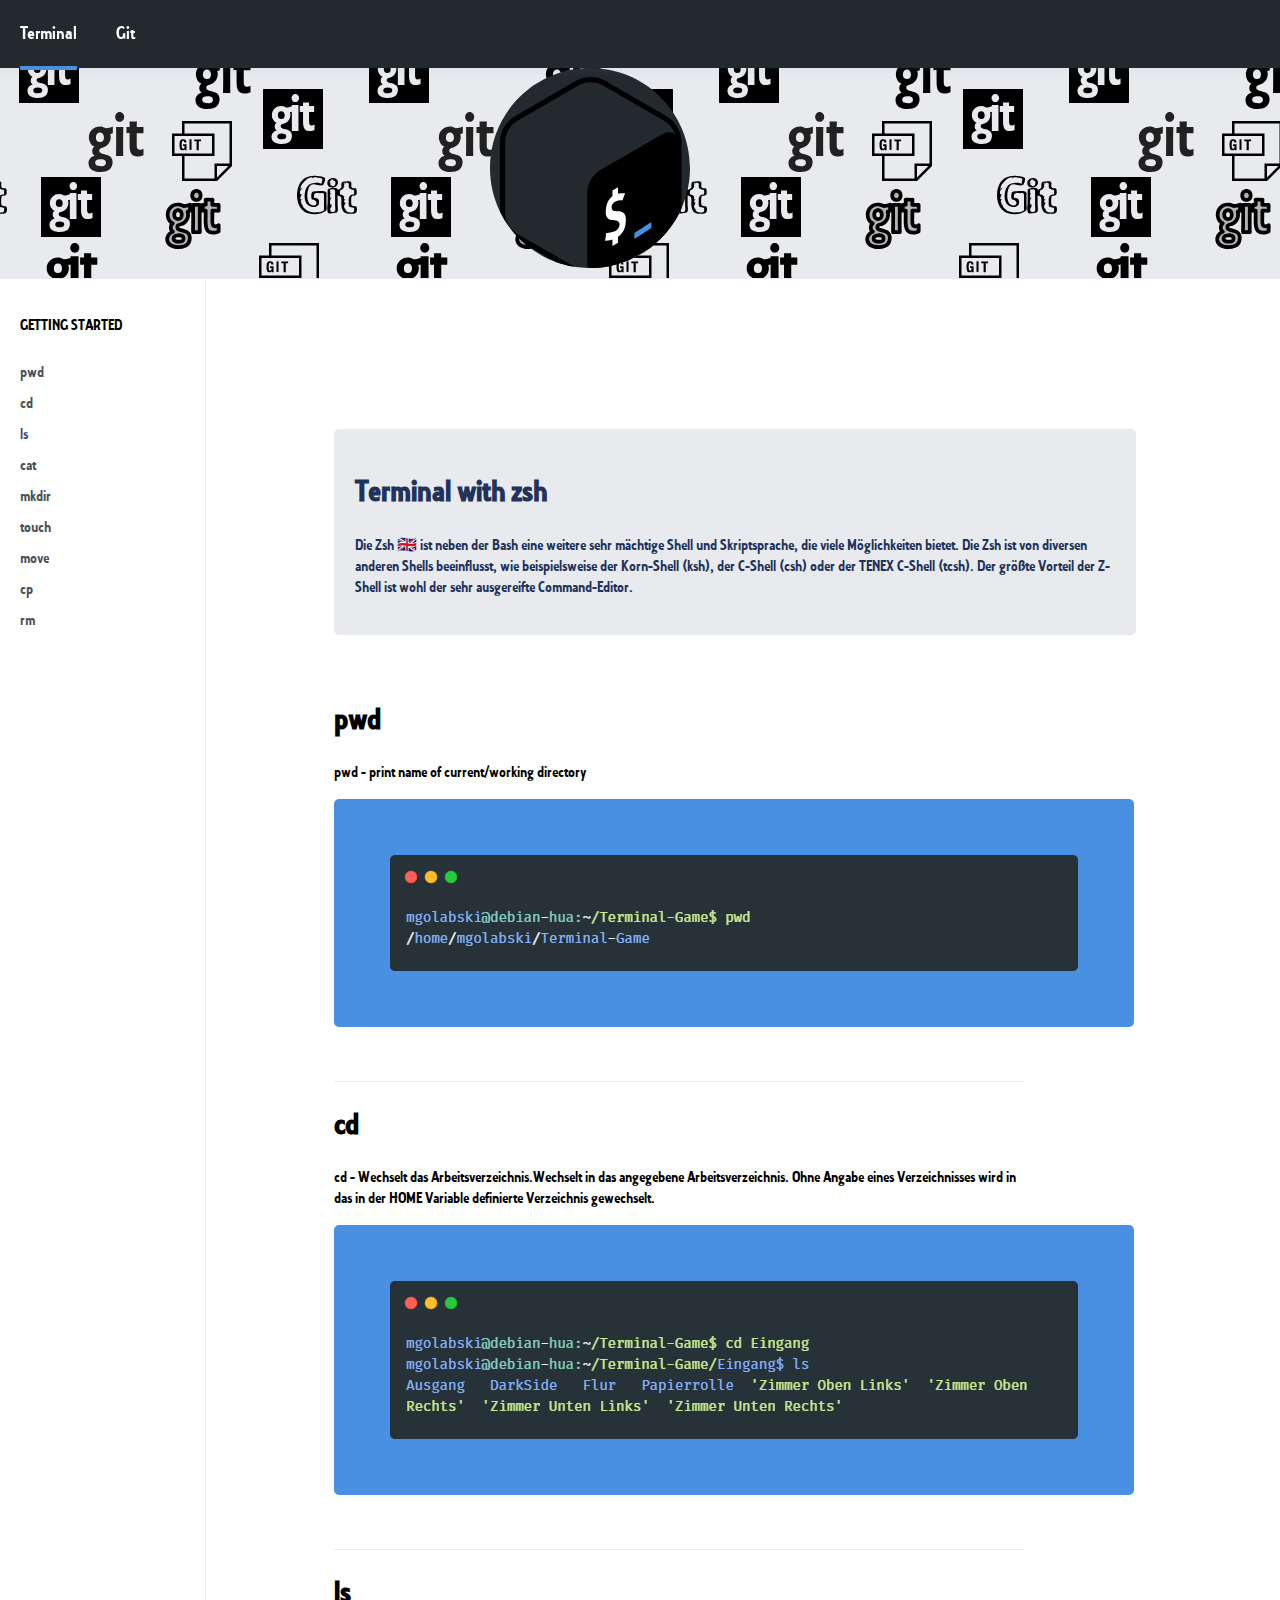
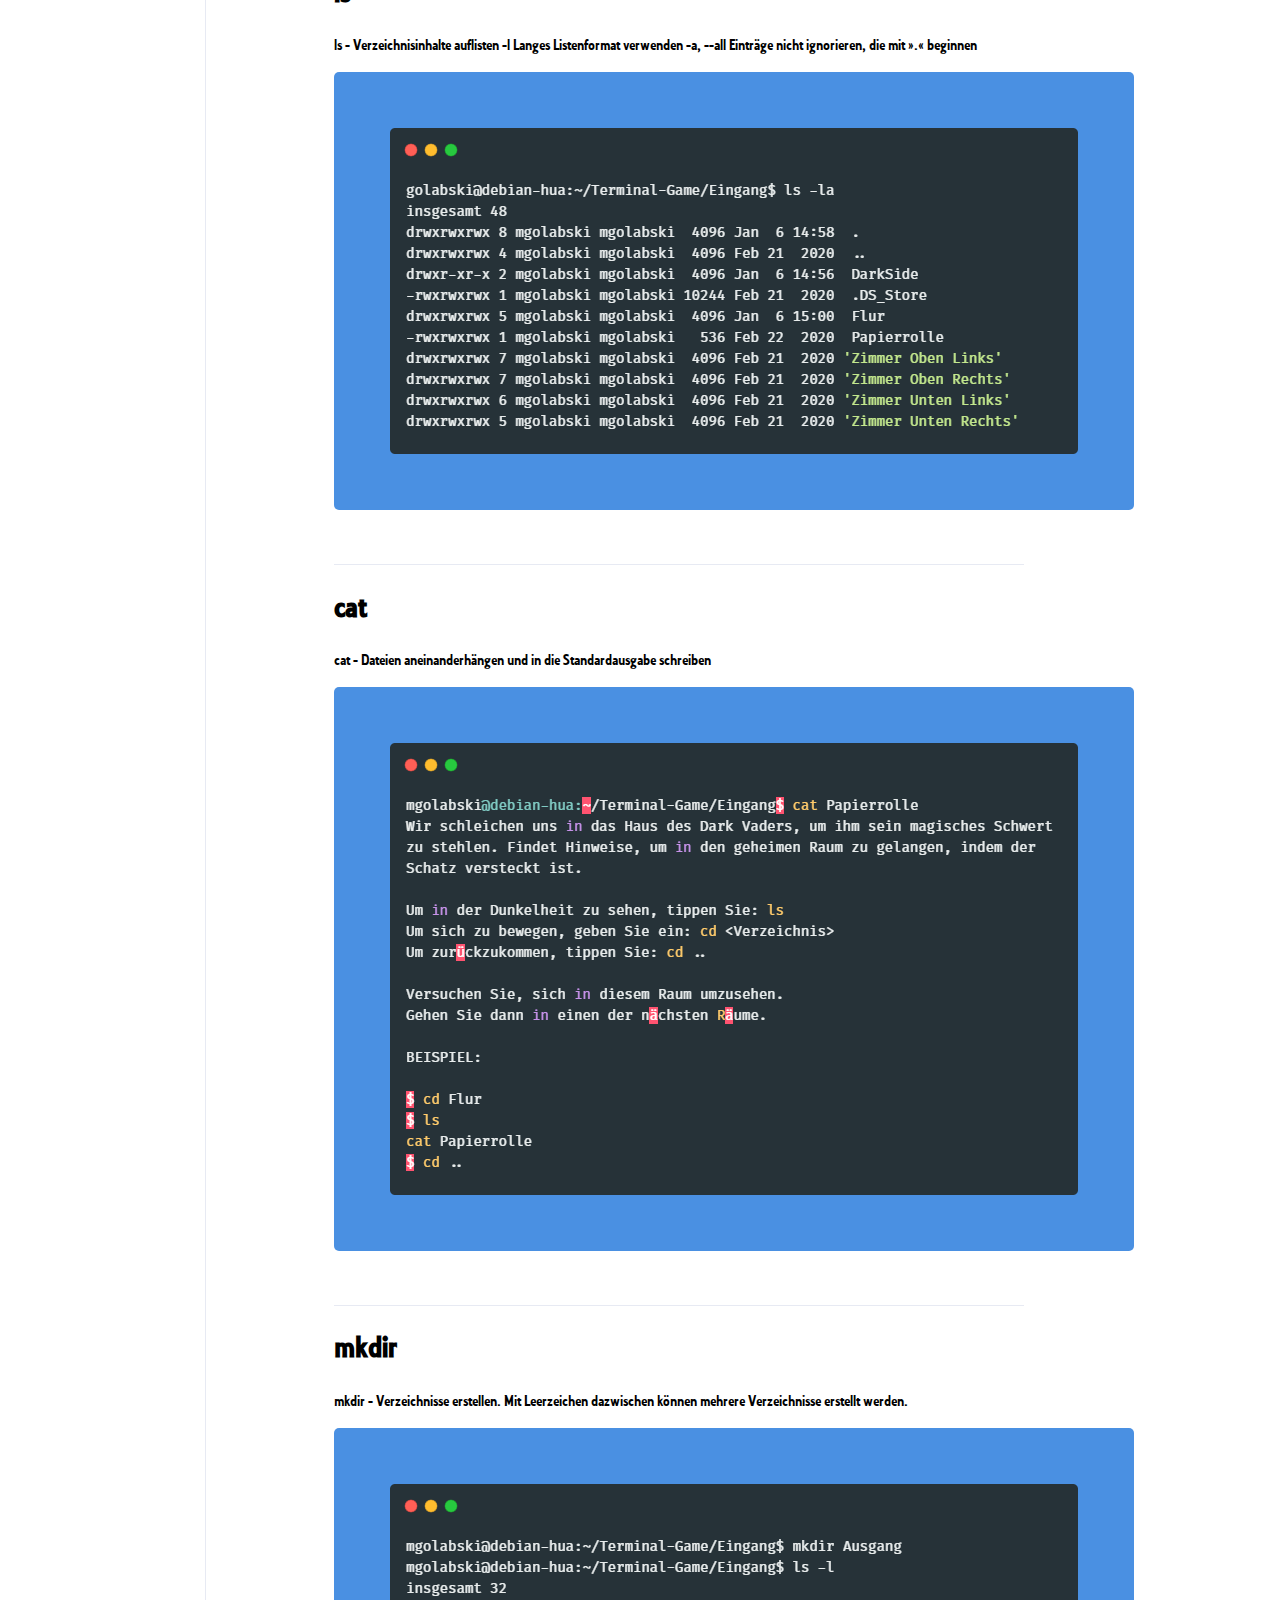
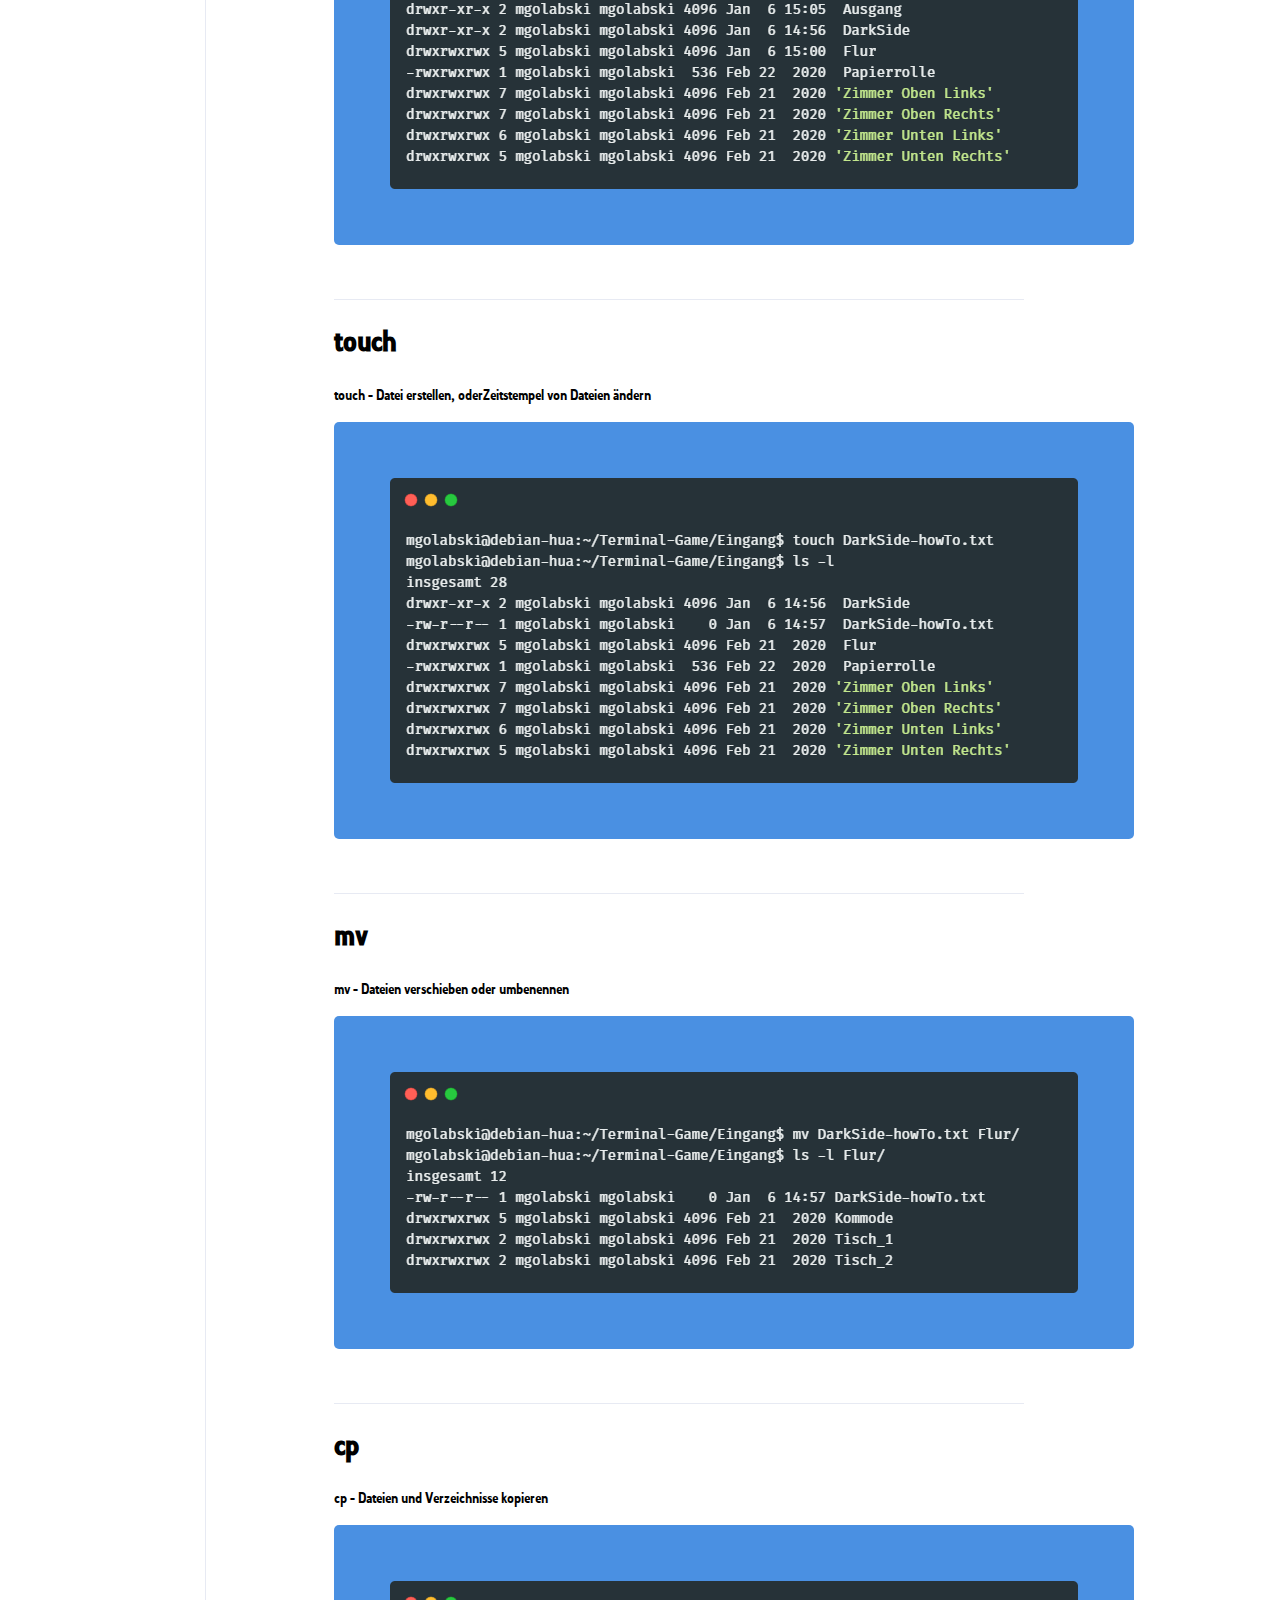
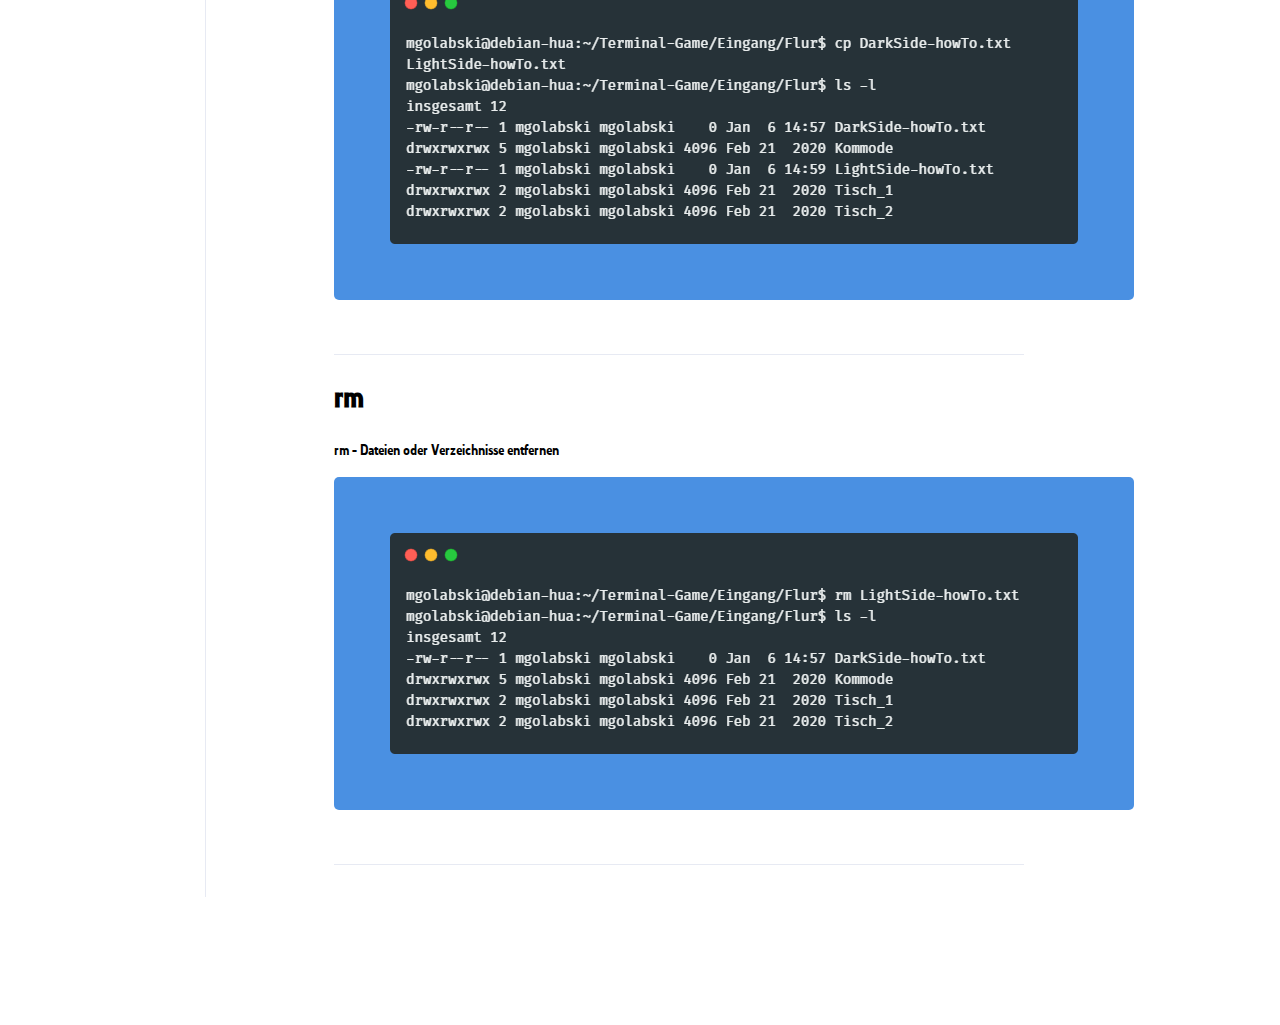
<file: index.html>
<!DOCTYPE html>
<html lang="en">

<head>
    <meta charset="UTF-8">
    <meta name="viewport" content="width=device-width, initial-scale=1.0">
    <title>Git & Terminal Cheatsheet</title>
    <link rel="stylesheet" href="assets/css/style.css">
</head>

<body>
    <!-- ========== HEADER ========== -->
    <header>
        <nav>
            <ul>
                <li><a class="active" href="#">Terminal</a></li>
                <li><a href="assets/html/git.html">Git</a></li>
            </ul>
        </nav>
    </header>
    <!-- ========== END HEADER ========== -->
    <main>
        <section>
            <img src="assets/img/gnu-bash.svg" alt="">
        </section>
        <aside>
            <ul>
                <li>
                    <p>GETTING STARTED</p>
                    <a href="#pwd">pwd</a>
                    <a href="#cd">cd</a>
                    <a href="#ls">ls</a>
                    <a href="#cat">cat</a>
                    <a href="#mkdir">mkdir</a>
                    <a href="#touch">touch</a>
                    <a href="#move">move</a>
                    <a href="#cp">cp</a>
                    <a href="#rm">rm</a>
                </li>
            </ul>
        </aside>

        <section>
            <article class="teaser">
                <h1>Terminal with zsh</h1>
                <p>Die Zsh 🇬🇧 ist neben der Bash eine weitere sehr mächtige Shell und Skriptsprache, die viele
                    Möglichkeiten bietet. Die Zsh ist von diversen anderen Shells beeinflusst, wie beispielsweise der
                    Korn-Shell (ksh), der C-Shell (csh) oder der TENEX C-Shell (tcsh). Der größte Vorteil der Z-Shell
                    ist wohl der sehr ausgereifte Command-Editor.</p>
            </article>

            <article id="pwd">
                <h1>pwd</h1>
                <p>pwd - print name of current/working directory</p>
                <img src="assets/img/pwd.png" alt="pwd">
            </article>

            <article id="cd">
                <h1>cd</h1>
                <p>cd - Wechselt das Arbeitsverzeichnis.Wechselt in das angegebene Arbeitsverzeichnis. Ohne Angabe eines
                    Verzeichnisses wird in das in der HOME Variable definierte
                    Verzeichnis gewechselt.</p>
                <img src="assets/img/cd.png" alt="cd">
            </article>

            <article id="ls">
                <h1>ls</h1>
                <p>ls - Verzeichnisinhalte auflisten
                    -l Langes Listenformat verwenden
                    -a, --all
                    Einträge nicht ignorieren, die mit ».« beginnen
                </p>
                <img src="assets/img/ls.png" alt="ls">
            </article>

            <article id="cat">
                <h1>cat</h1>
                <p>cat - Dateien aneinanderhängen und in die Standardausgabe schreiben</p>
                <img src="assets/img/cat.png" alt="cat">
            </article>

            <article id="mkdir">
                <h1>mkdir</h1>
                <p> mkdir - Verzeichnisse erstellen. Mit Leerzeichen dazwischen können
                    mehrere Verzeichnisse erstellt werden.
                </p>
                <img src="assets/img/mkdir.png" alt="mkdir">
            </article>

            <article id="touch">
                <h1>touch</h1>
                <p>touch - Datei erstellen, oderZeitstempel von Dateien ändern</p>
                <img src="assets/img/touch.png" alt="touch">
            </article>

            <article id="mv">
                <h1>mv</h1>
                <p>mv - Dateien verschieben oder umbenennen</p>
                <img src="assets/img/mv.png" alt="mv">
            </article>

            <article id="cp">
                <h1>cp</h1>
                <p>cp - Dateien und Verzeichnisse kopieren</p>
                <img src="assets/img/cp.png" alt="cp">
            </article>

            <article id="rm">
                <h1>rm</h1>
                <p>rm - Dateien oder Verzeichnisse entfernen</p>
                <img src="assets/img/rm.png" alt="rm">
            </article>

        </section>
    </main>
</body>

</html>
</file>
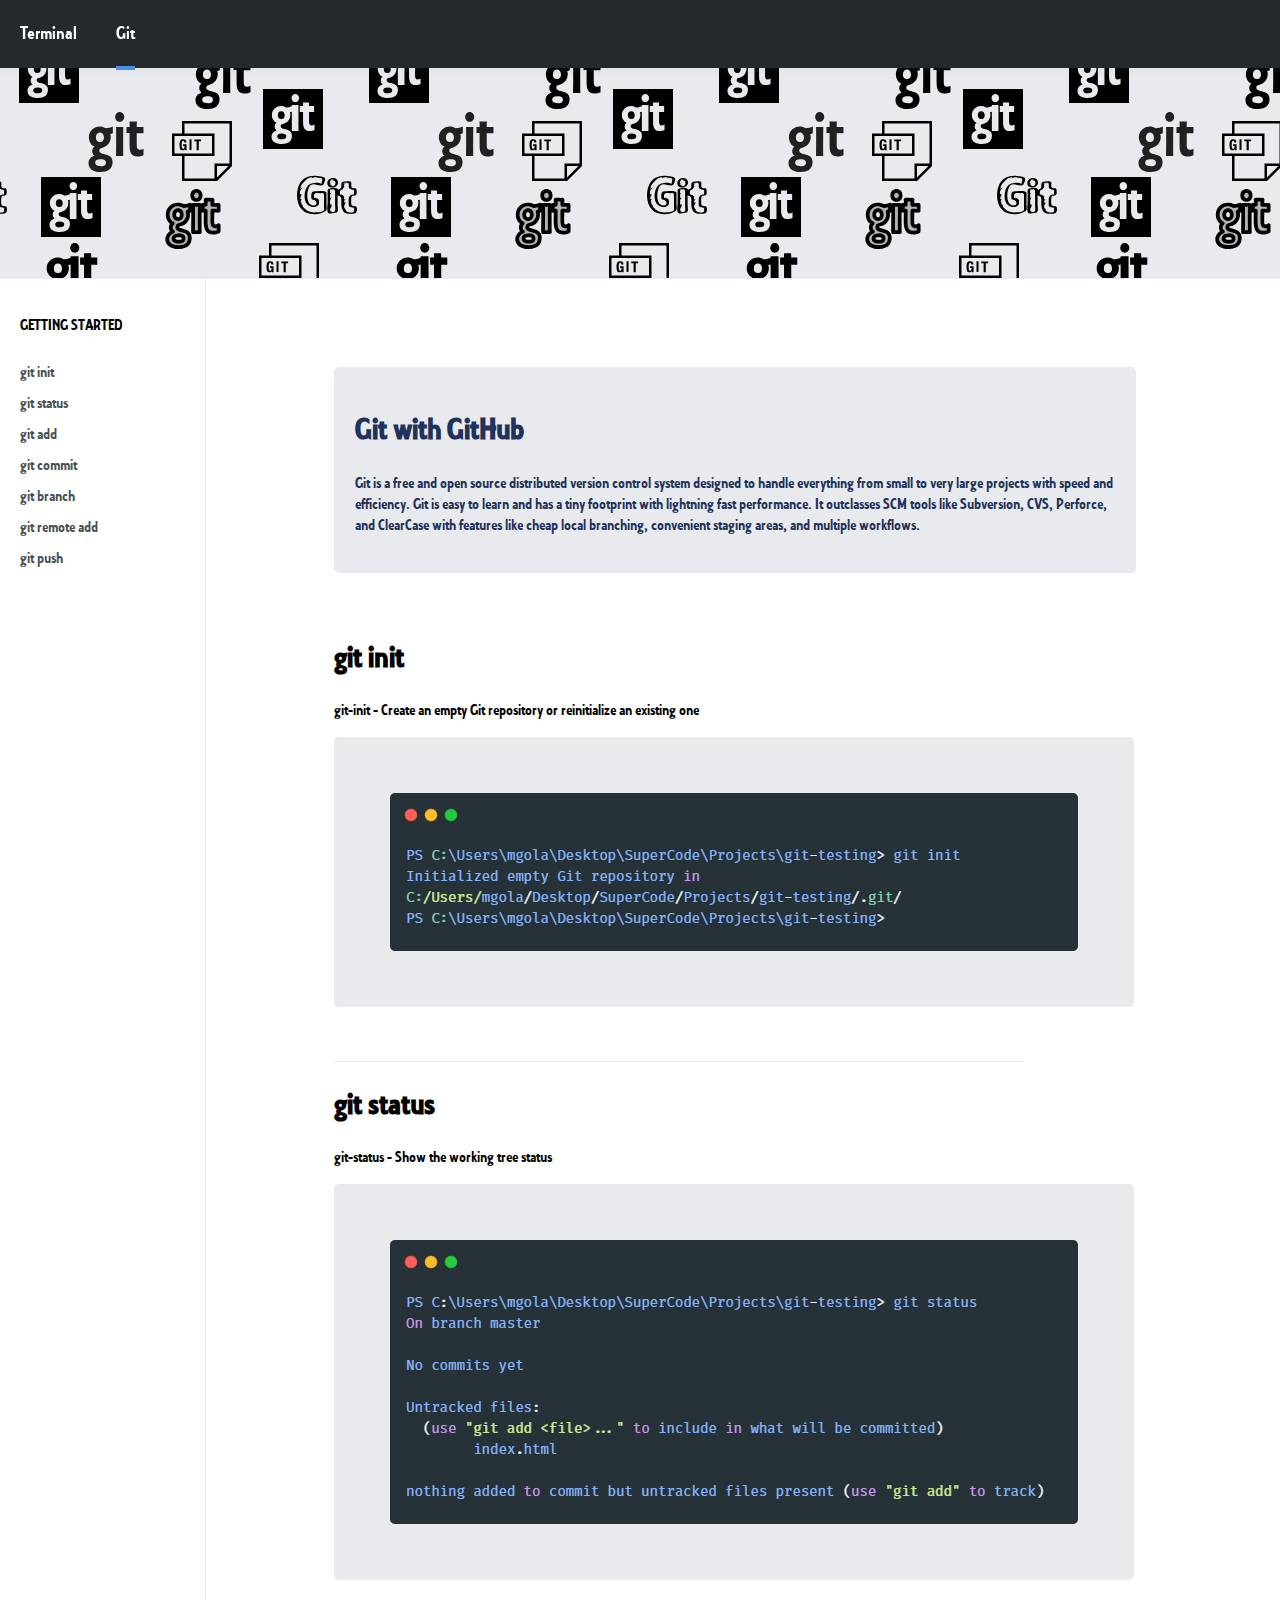
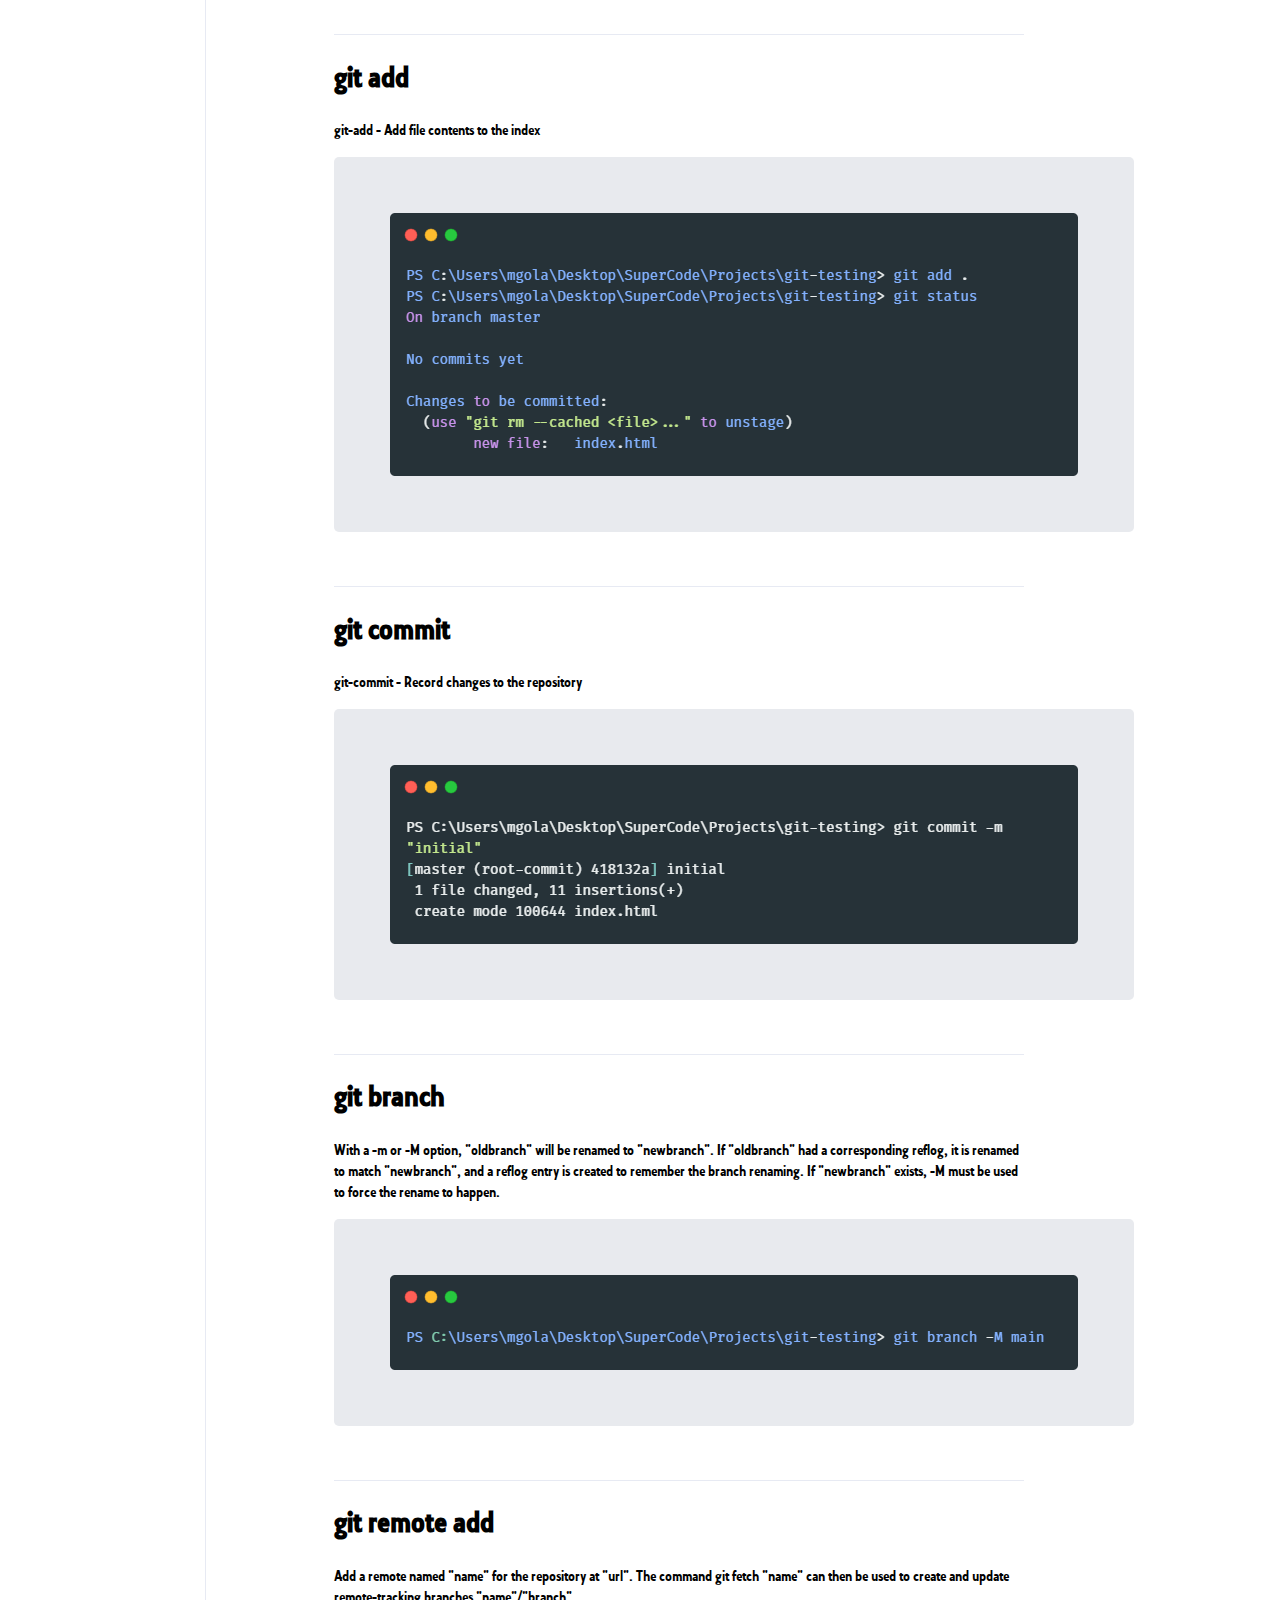
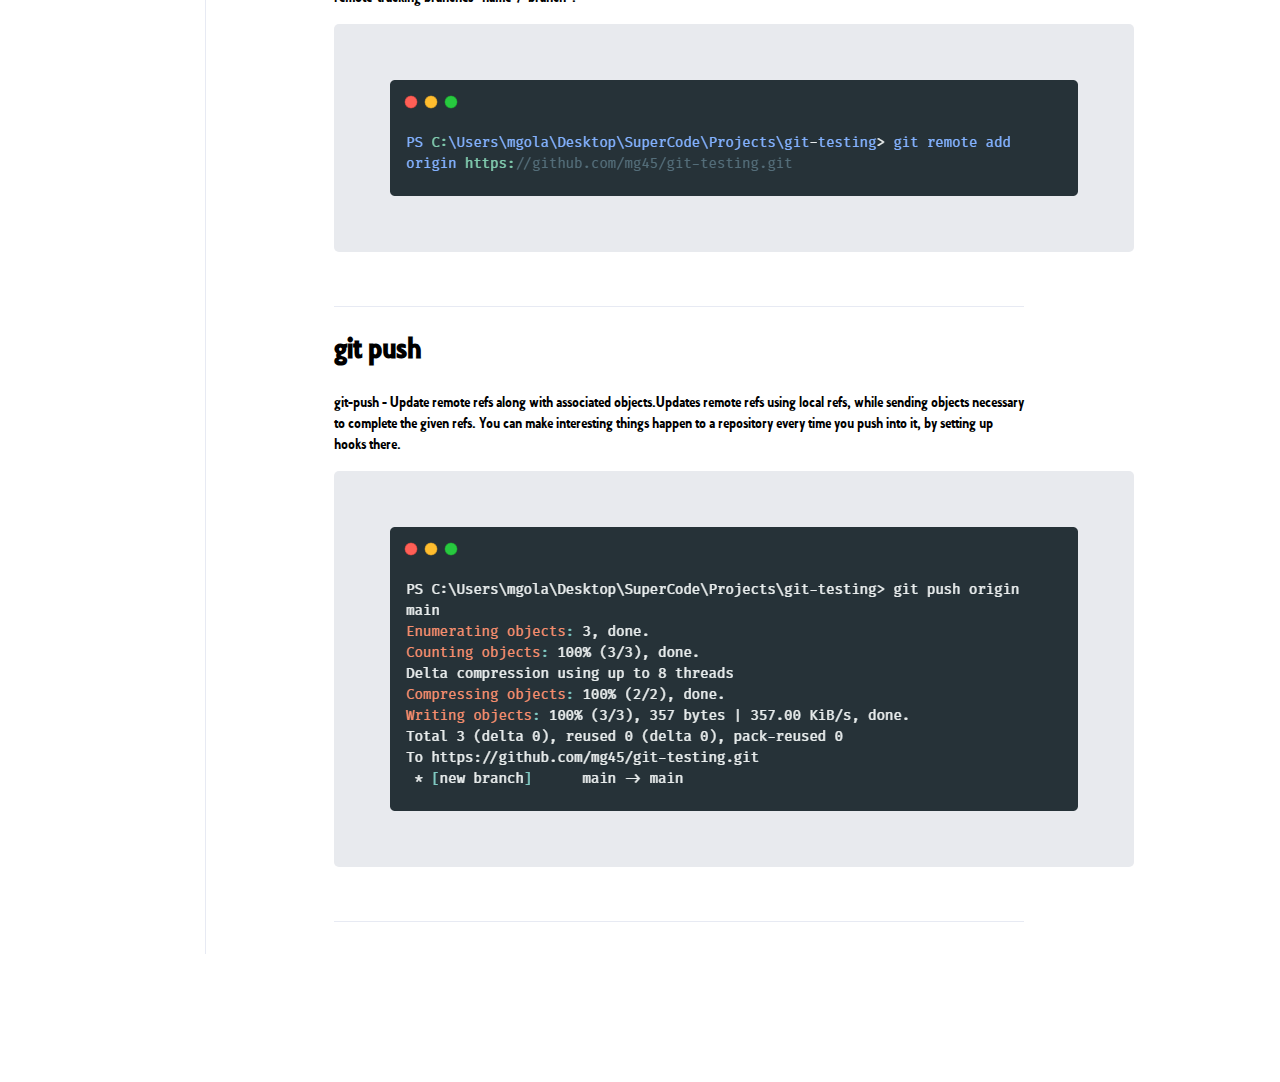
<file: assets/html/git.html>
<!DOCTYPE html>
<html lang="en">

<head>
    <meta charset="UTF-8">
    <meta name="viewport" content="width=device-width, initial-scale=1.0">
    <title>Git & Terminal Cheatsheet</title>
    <link rel="stylesheet" href="../css/style.css">
</head>

<body>
    <!-- ========== HEADER ========== -->
    <header>
        <nav>
            <ul>
                <li><a href="../../index.html">Terminal</a></li>
                <li><a class="active" href="#">Git</a></li>
            </ul>
        </nav>
    </header>
    <!-- ========== END HEADER ========== -->
    <main>
        <section>
            
        </section>
        <aside>
            <ul>
                <li>
                    <p>GETTING STARTED</p>
                    <a href="#init">git init</a>
                    <a href="#status">git status</a>
                    <a href="#add">git add</a>
                    <a href="#commit">git commit</a>
                    <a href="#branch">git branch</a>
                    <a href="#remote">git remote add</a>
                    <a href="#git push">git push</a>
                </li>
            </ul>
        </aside>

        <section>

            <article class="teaser">
                <h1>Git with GitHub</h1>
                <p>Git is a free and open source distributed version control system designed to handle everything from
                    small to very large projects with speed and efficiency.

                    Git is easy to learn and has a tiny footprint with lightning fast performance. It outclasses SCM
                    tools like Subversion, CVS, Perforce, and ClearCase with features like cheap local branching,
                    convenient staging areas, and multiple workflows.</p>
            </article>

            <article id="init">
                <h1>git init</h1>
                <p>git-init - Create an empty Git repository or reinitialize an existing one</p>
                <img src="../img/git-init.png" alt="git init">
            </article>

            <article id="status">
                <h1>git status</h1>
                <p>git-status - Show the working tree status</p>
                <img src="../img/git-status.png" alt="git status">
            </article>

            <article id="add">
                <h1>git add</h1>
                <p>git-add - Add file contents to the index</p>
                <img src="../img/git-add.png" alt="git add">
            </article>

            <article id="commit">
                <h1>git commit</h1>
                <p>git-commit - Record changes to the repository</p>
                <img src="../img/git-commit.png" alt="git commit">
            </article>

            <article id="branch">
                <h1>git branch</h1>
                <p>With a -m or -M option, "oldbranch" will be renamed to "newbranch". If "oldbranch" had a
                    corresponding reflog, it is renamed to match "newbranch", and a reflog entry is created to remember
                    the branch renaming. If "newbranch" exists, -M must be used to force the rename to happen.</p>
                <img src="../img/git-branch.png" alt="git commit">
            </article>

            <article id="remote">
                <h1>git remote add</h1>
                <p>Add a remote named "name" for the repository at "url". The command git fetch "name" can then be used
                    to create and update remote-tracking branches "name"/"branch".</p>
                <img src="../img/git-remote-add.png" alt="git commit">
            </article>
            <article id="push">
                <h1>git push</h1>
                <p>git-push - Update remote refs along with associated objects.Updates remote refs using local refs,
                    while sending
                    objects necessary to complete the given refs.
                    You can make interesting things happen to a repository every time you push into it, by setting up
                    hooks there.
                </p>
                <img src="../img/git-push.png" alt="git push">
            </article>

        </section>
    </main>
</body>

</html>
</file>
<file: assets/css/style.css>
@font-face {
    font-family: Collegia;
    src: url(../fonts/COLLEGIA.ttf);
  }

html {
    scroll-behavior: smooth;
}

body {
    margin: 0 0;
    font-family: 'Collegia';
    color: #000;
}

p {
    font-size: 1rem;
}


header {
    background-color: #24292E;
    z-index: 999;
    position: fixed;
    top: 0;
    width: 100%;
    box-shadow: 0 1px 10px rgba(140, 152, 164, .125)
}

nav {
    padding: 10px 0 10px 0;
}

nav>ul {
    padding: 0 0;
    margin: 0 0;
    display: inline-block;
    list-style: none;
}

nav>ul>li {
    padding-left: 20px;
    display: inline-block;
}

nav>ul>li>a {
    line-height: 3rem;
    margin-right: 1rem;
    font-size: 1.2rem;
    text-decoration: none;
    color: #fff;
}

a.active {
    padding-bottom: 20px;
    border-bottom: 4px solid #4a90e2;
}

.teaser {
    width: 760px;
    padding: 20px;
    color: #21325b;
    background-color: rgba(33, 50, 91, .1);
    margin-bottom: 4rem;
    border: .0625rem solid #e7eaf3;
    border-radius: .3125rem;
}

/****************************************************/

aside {
    position: sticky;
    height: 100%;
    width: 16%;
    top: 0;
    left: 0;
    background-color: #fff;
    border-right: 1px solid #e7eaf3;
}

aside ul {
    margin: 0 0;
    list-style: none;
    padding: 20px;
}

aside a {
    padding-top: 10px;
    text-decoration: none;
    font-size: 1rem;
    color: #495057;
    display: block;
}

a:hover {
    color: #4A90E2;
}

main > section:first-of-type {
    height: 210px;
    margin-top: 68px;
    text-align: center;
    background: url(../img/pattern.svg);
    border-bottom: 1px solid #e7eaf3;
}

main > section:first-of-type img {
    max-width: 200px;
    padding-right: 100px;
}

section:nth-last-of-type(1) {
    padding: 2rem 10%;
    margin: -254px 10% 10% 16%;
    border-left: 1px solid #e7eaf3;
}

img {
    border-radius: .3125rem;
}

article:not(:first-of-type) {
    max-width: 800px;
    border-bottom: 1px solid #e7eaf3;
    padding-bottom: 3rem;
}
</file>
